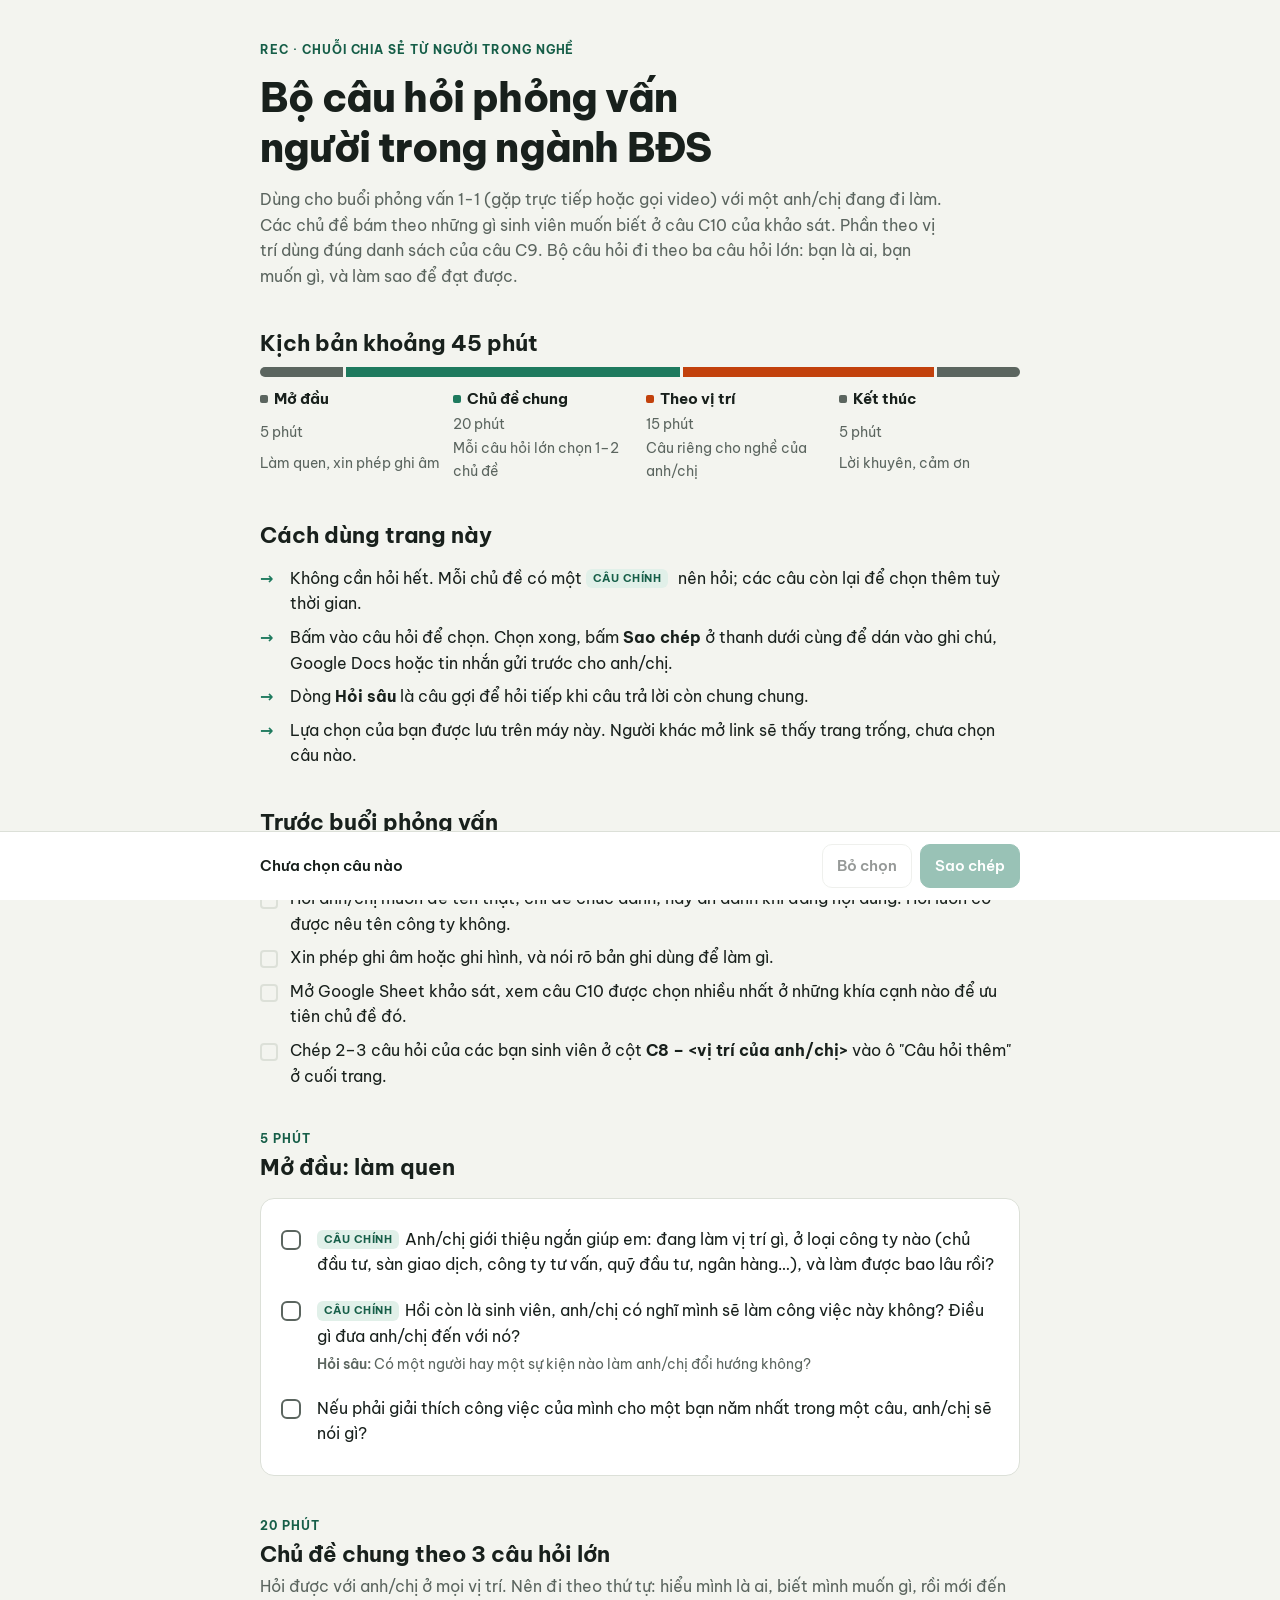
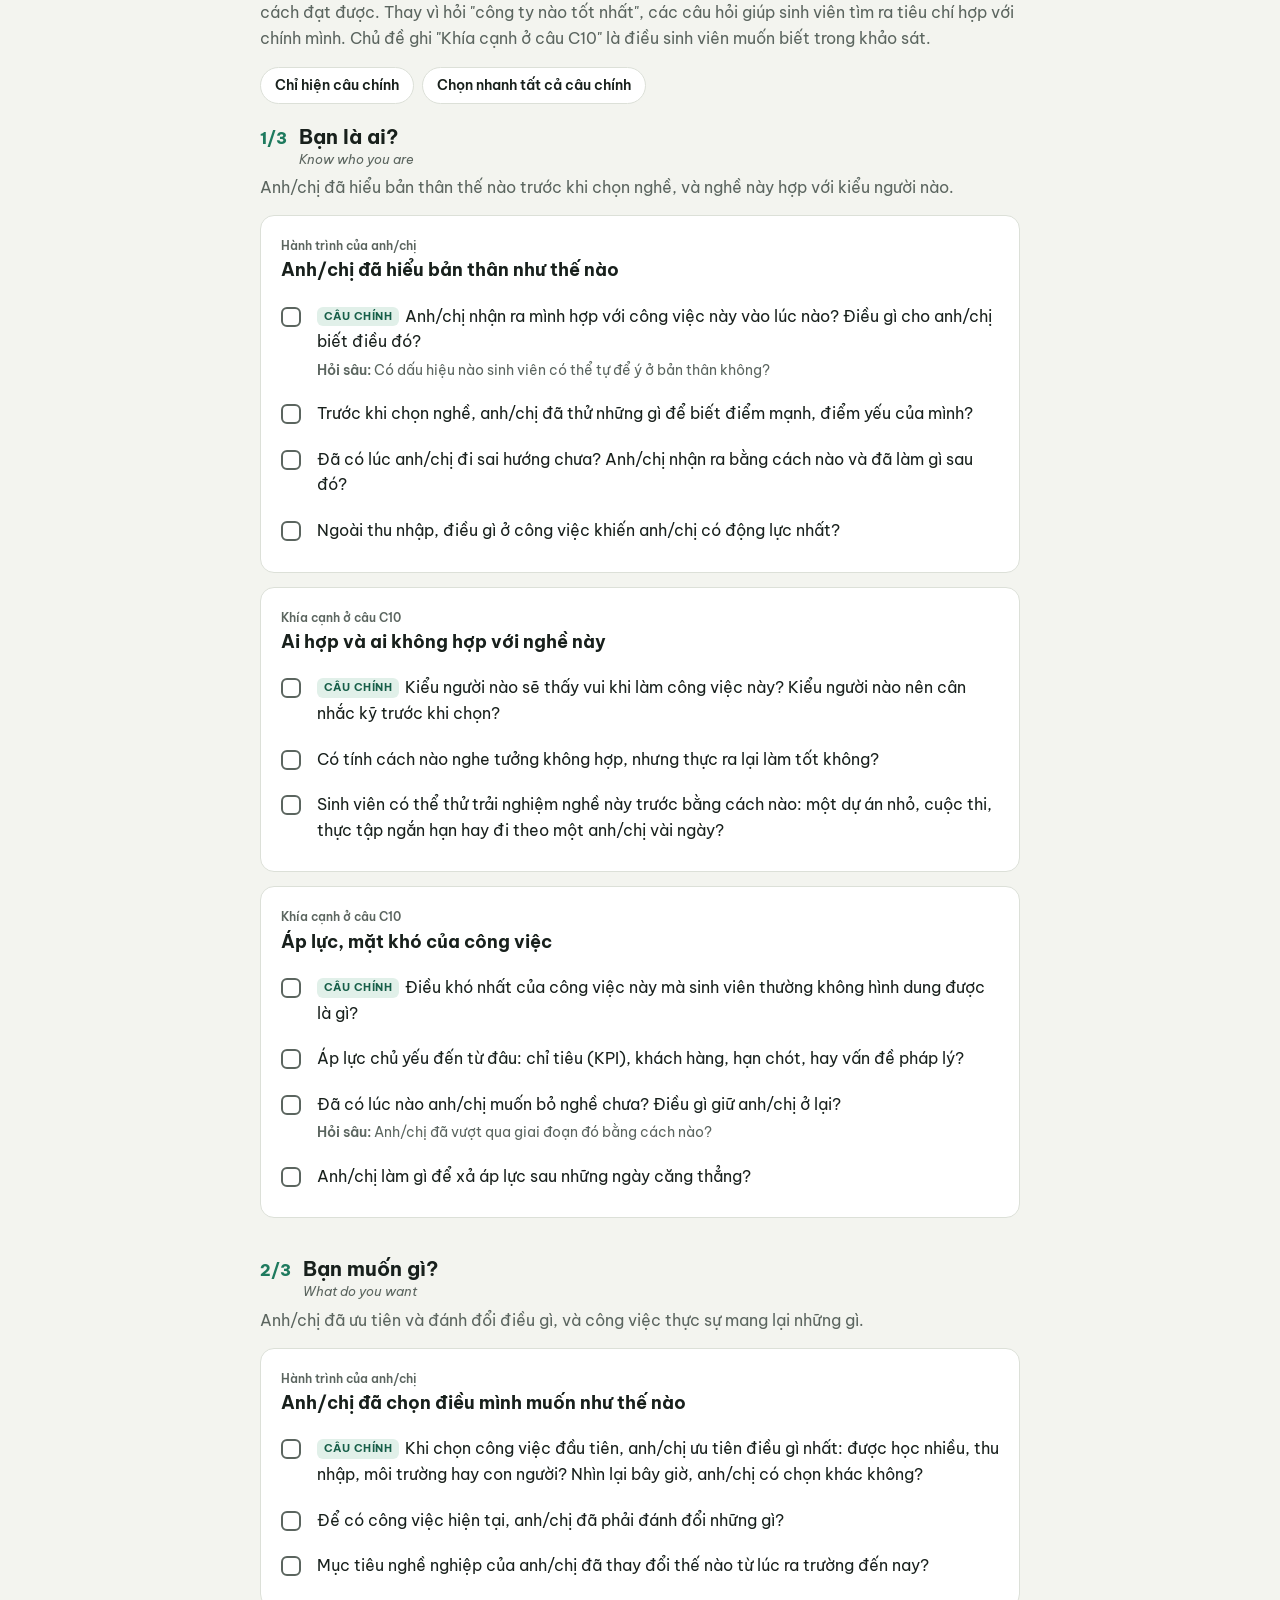
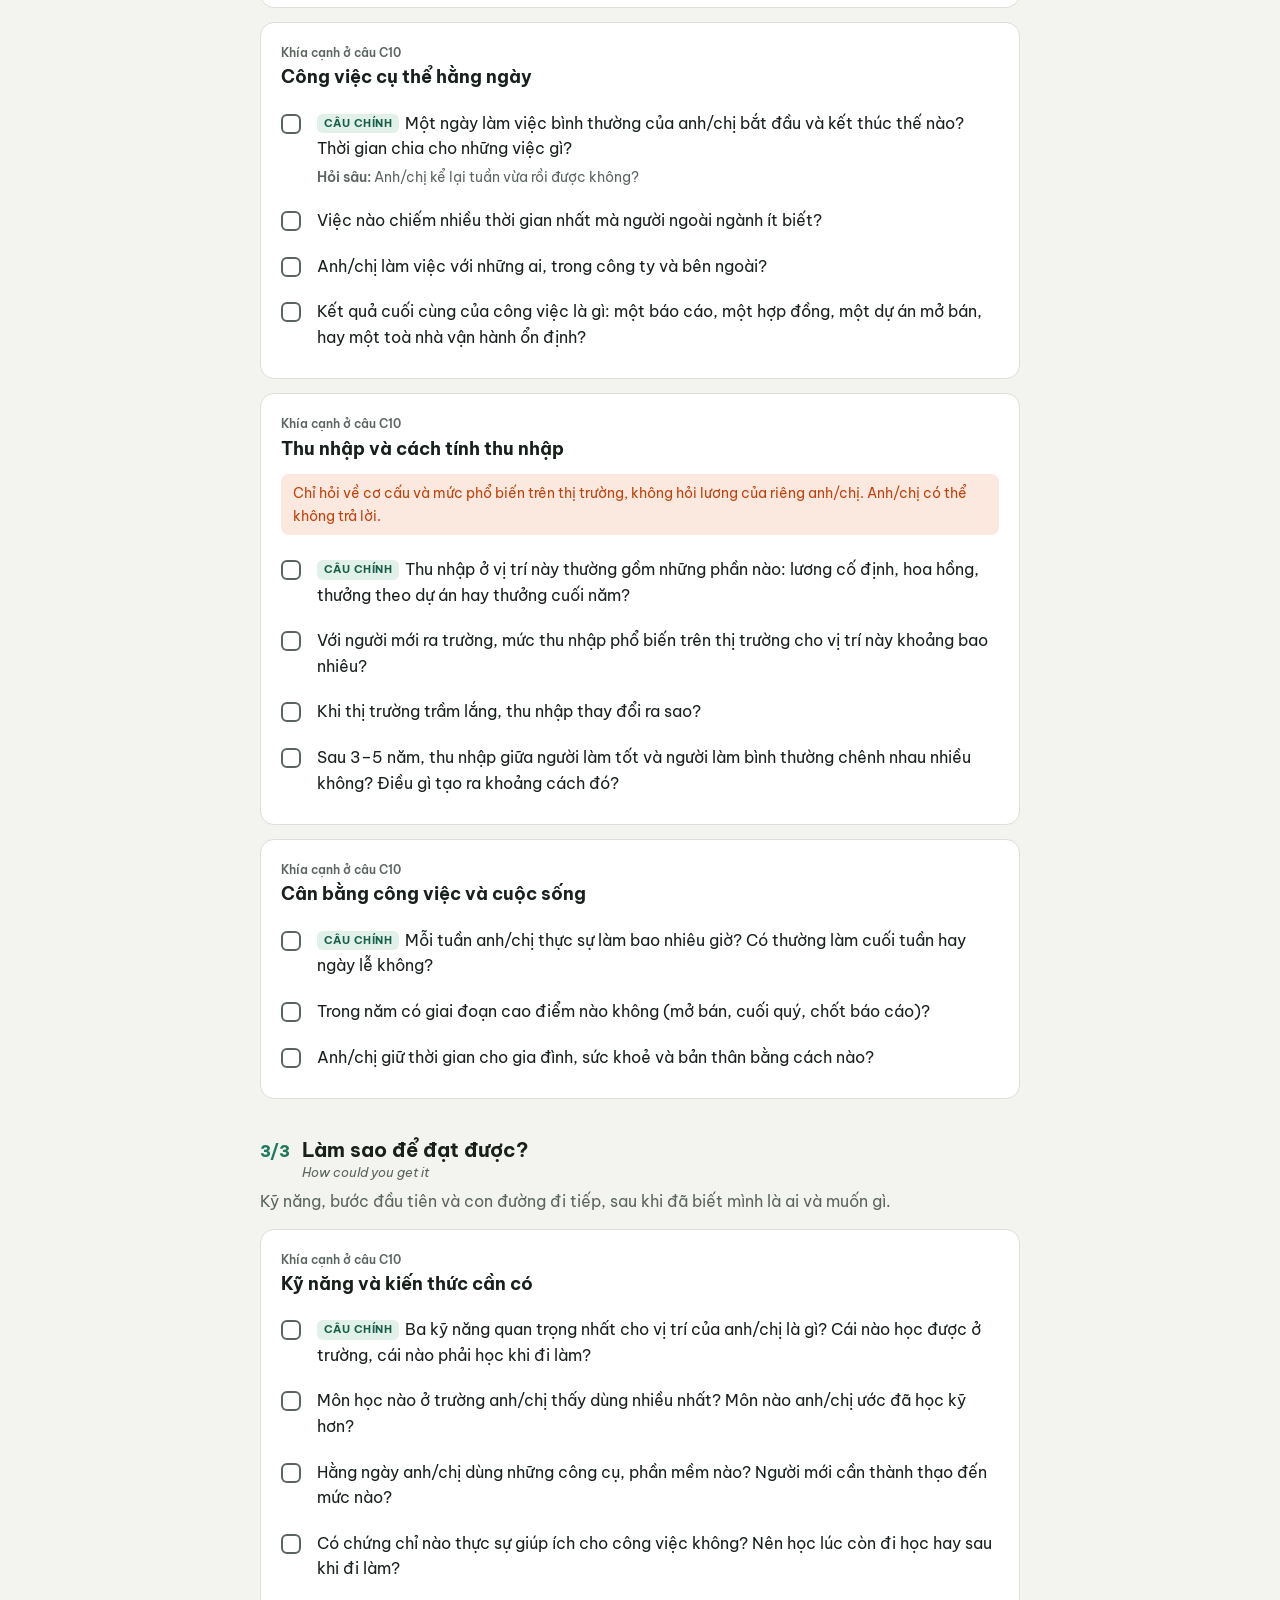
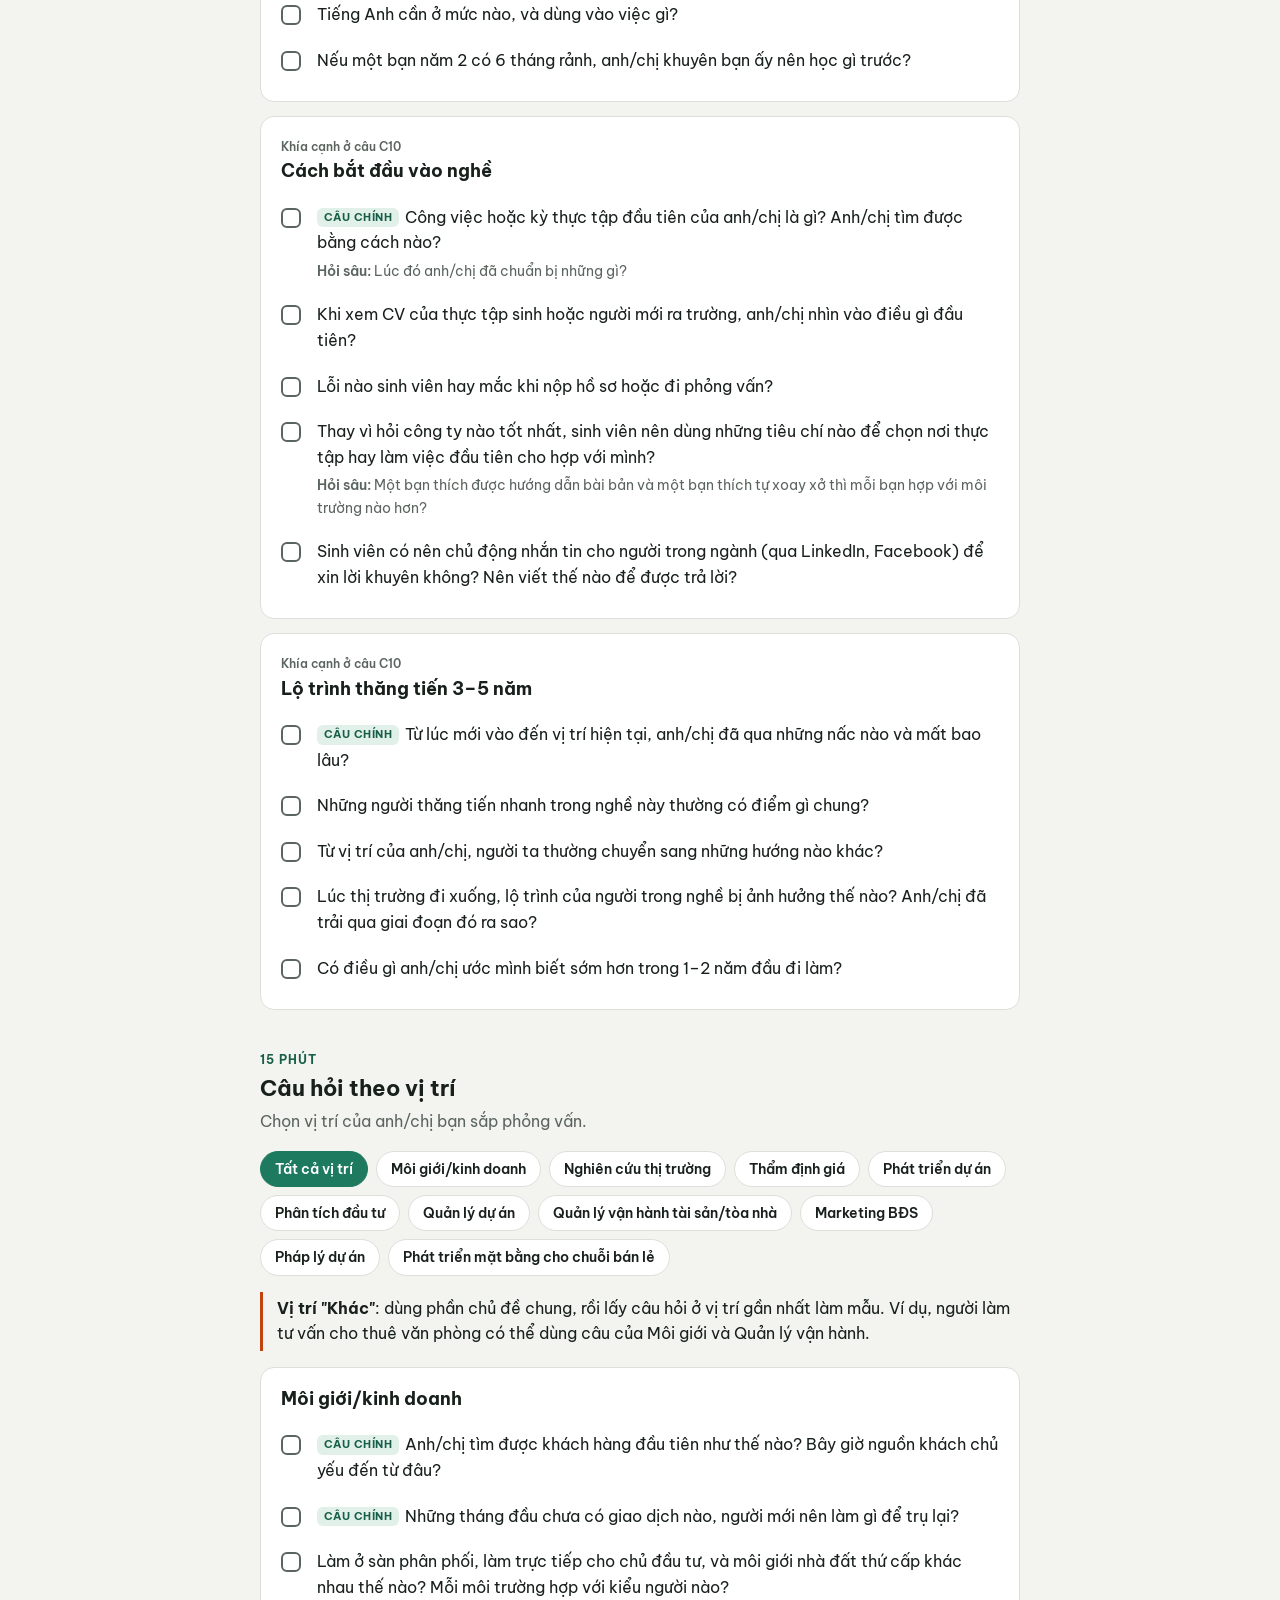
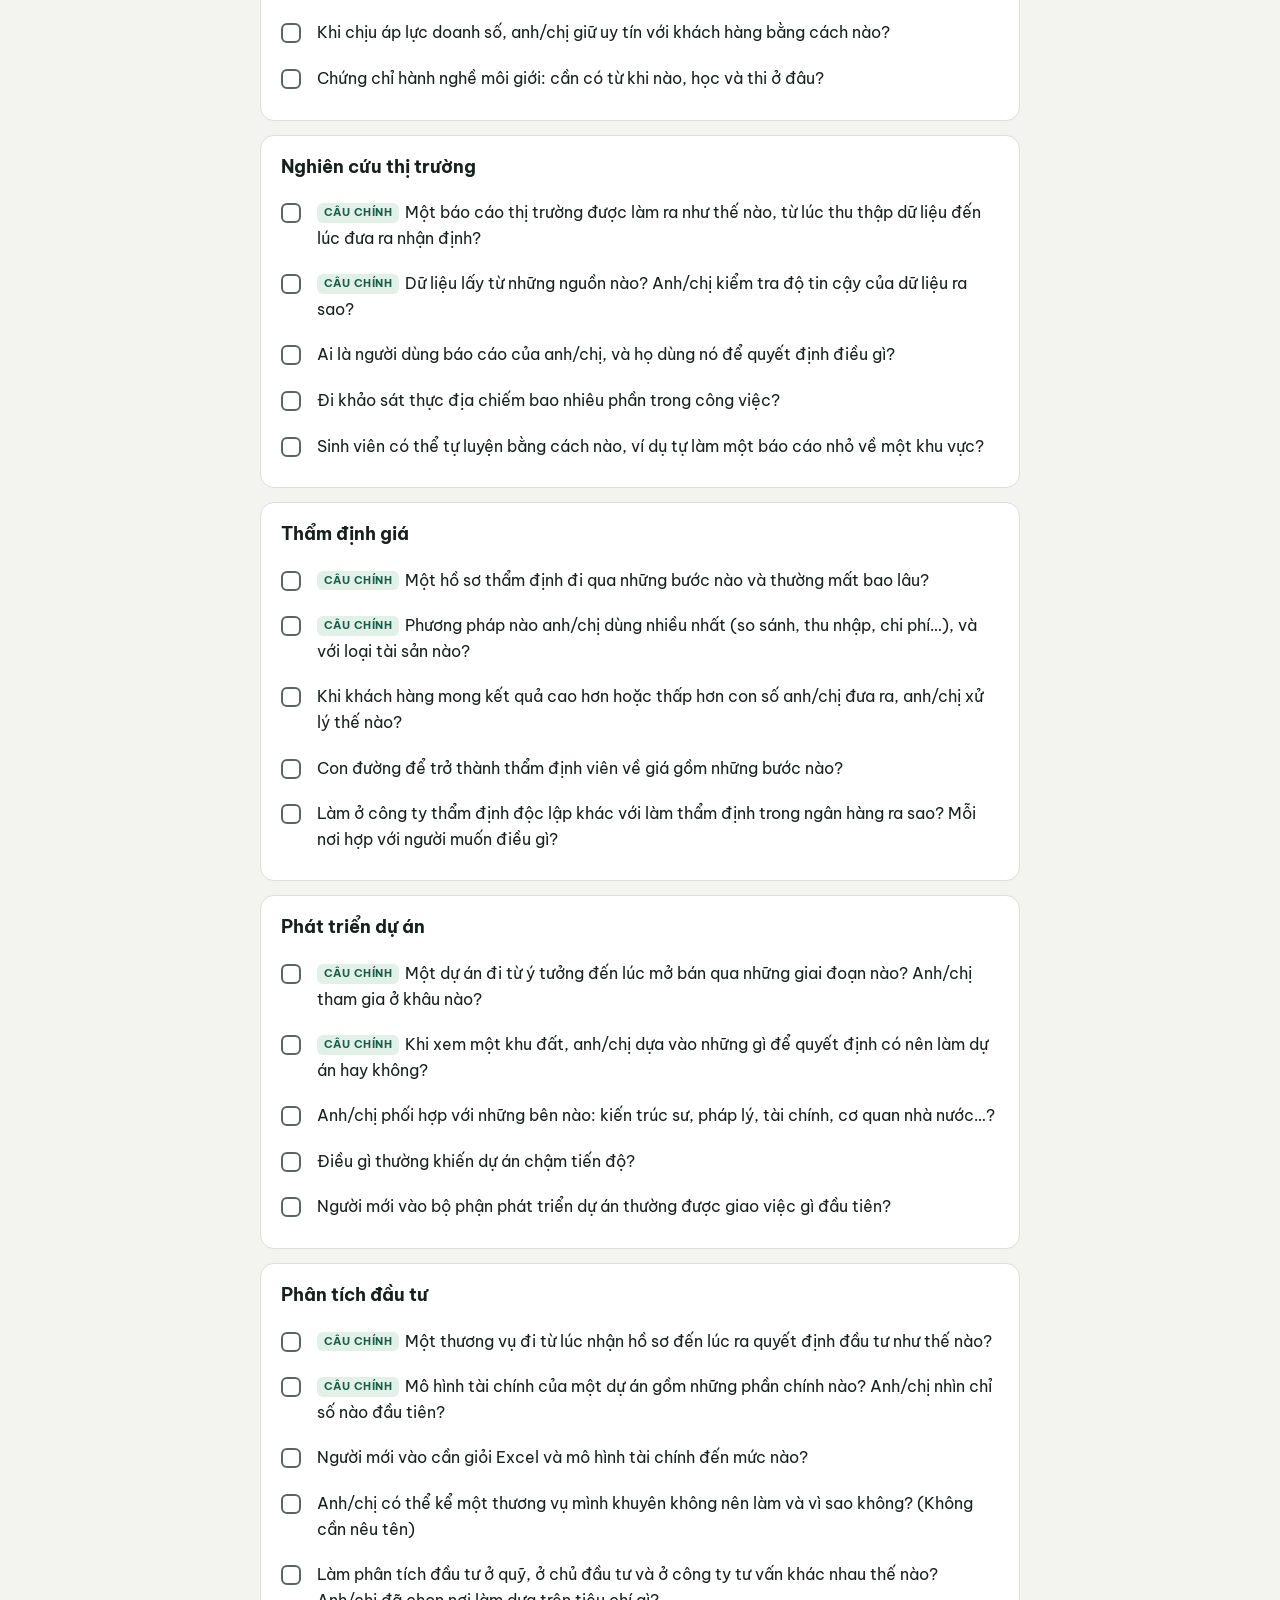
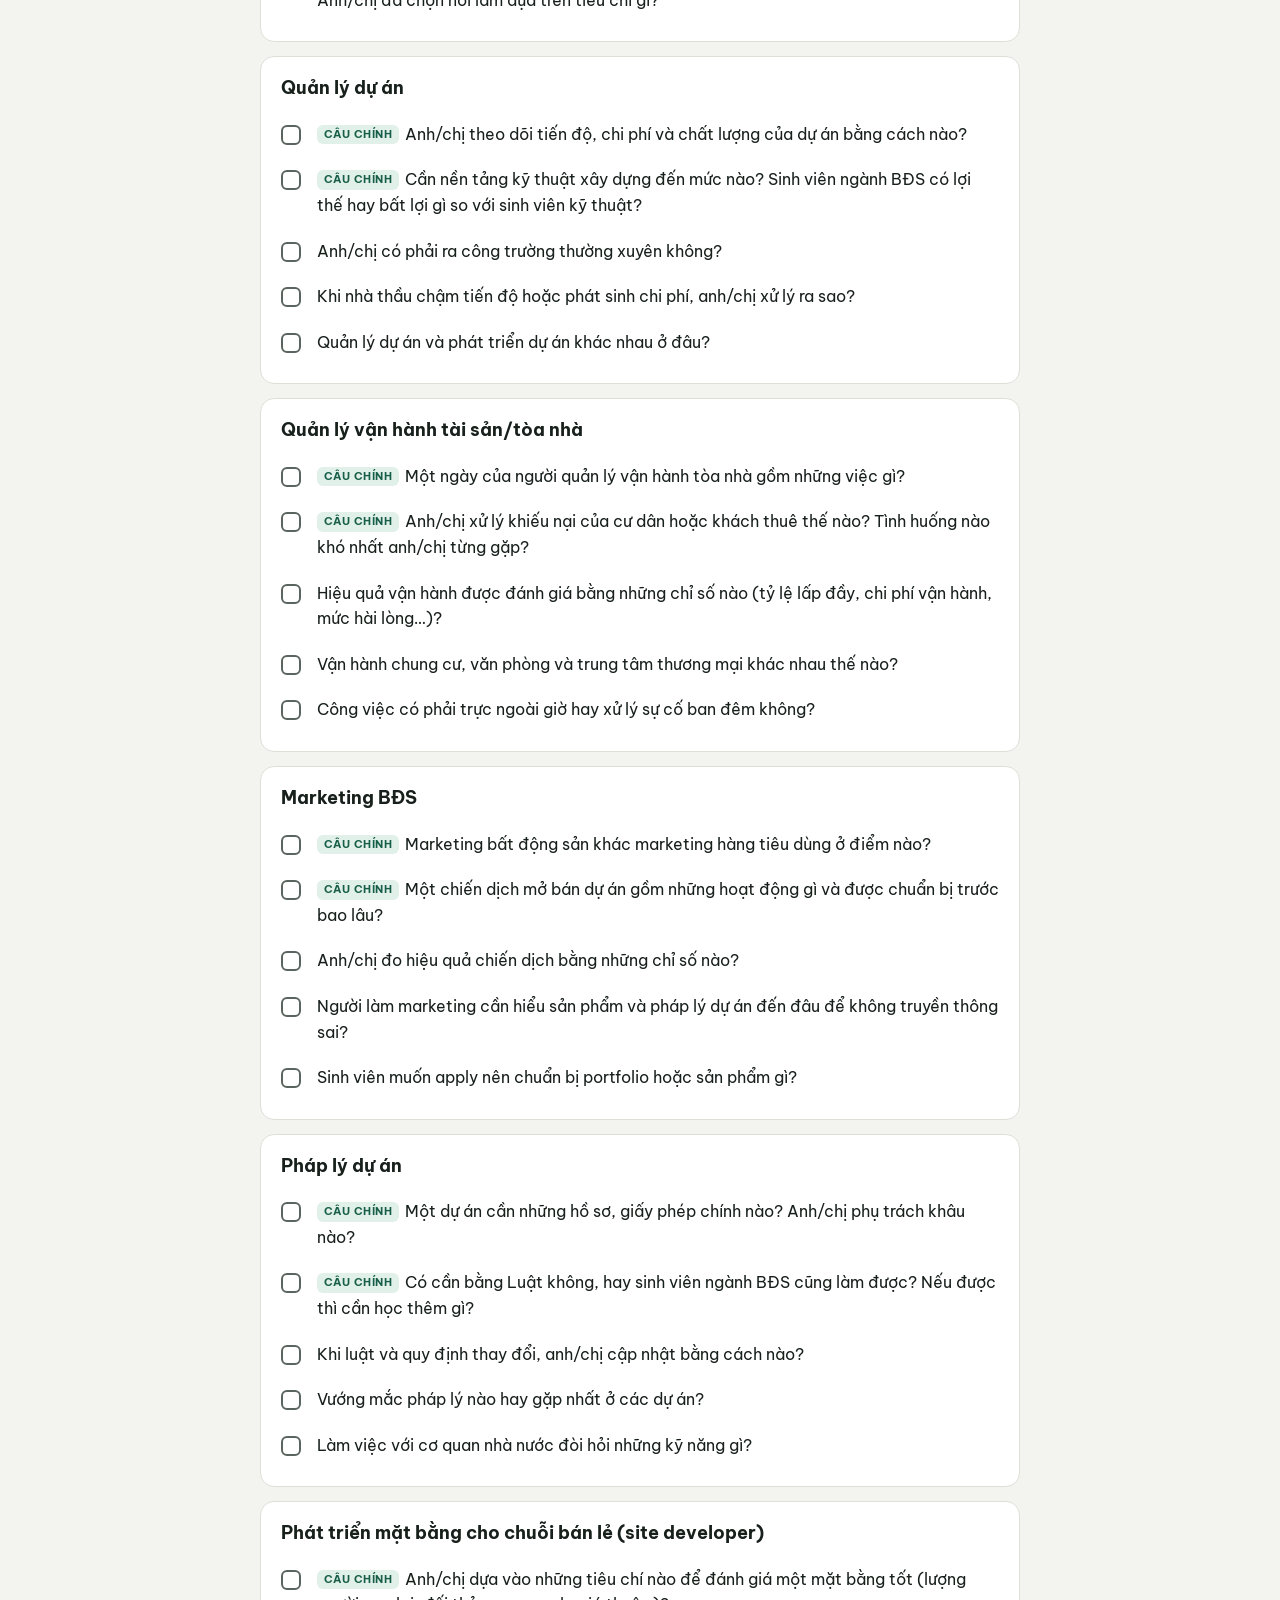
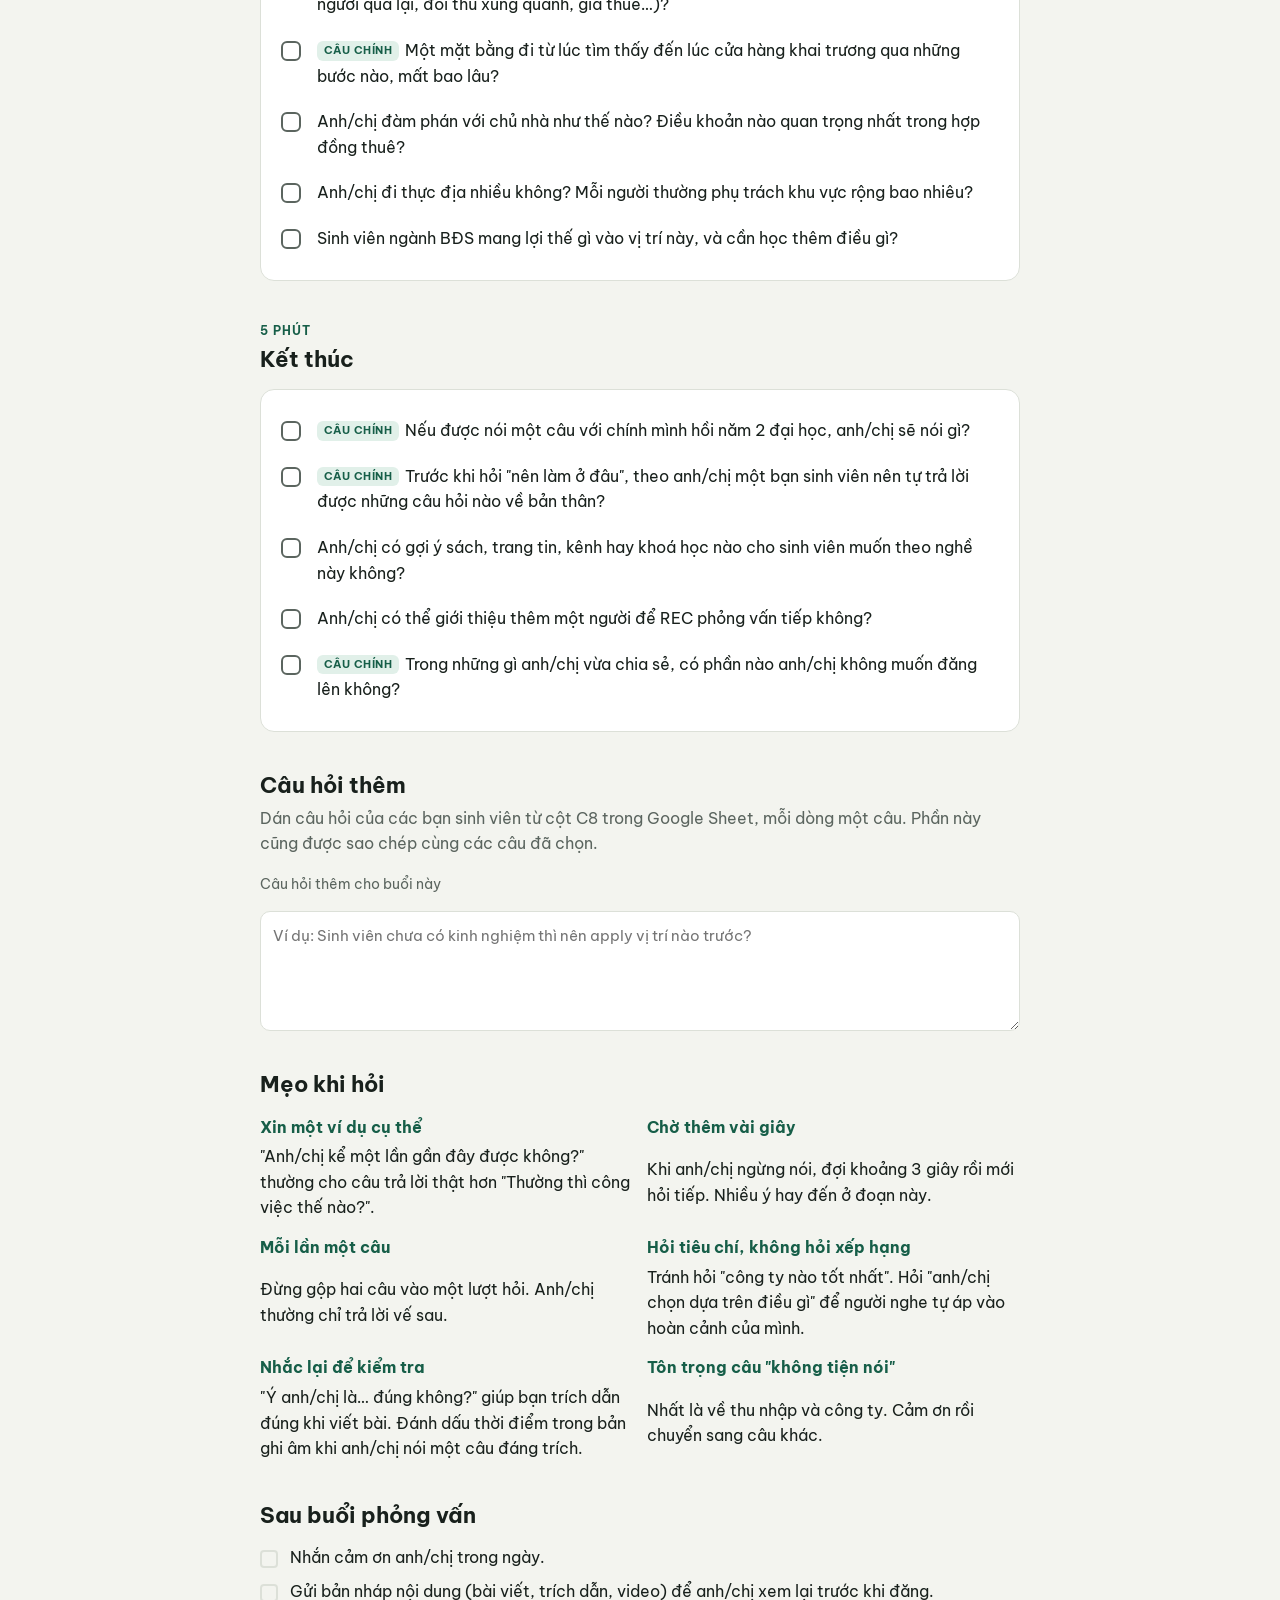
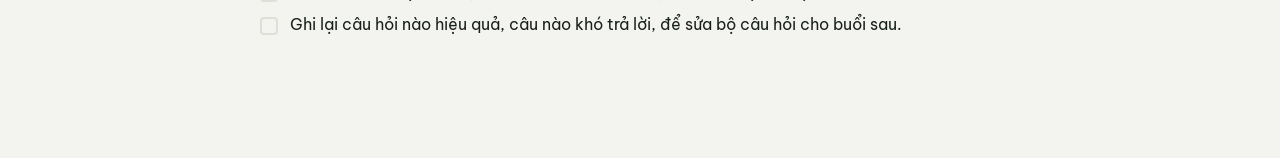
<file: phong-van.html>
<!doctype html>
<html lang="vi">
<head>
<meta charset="utf-8">
<meta name="viewport" content="width=device-width, initial-scale=1, viewport-fit=cover">
<meta name="description" content="Bộ câu hỏi phỏng vấn 1-1 với anh chị trong ngành Bất động sản: bạn là ai, bạn muốn gì, làm sao để đạt được.">
<title>Bộ câu hỏi phỏng vấn người trong nghề BĐS</title>
<link rel="preconnect" href="https://fonts.googleapis.com">
<link rel="preconnect" href="https://fonts.gstatic.com" crossorigin>
<link rel="stylesheet" href="https://fonts.googleapis.com/css2?family=Be+Vietnam+Pro:wght@400;500;600;700;800&display=swap">
<style>
/* Bố cục: một cột đọc như sổ tay phỏng vấn; thanh chọn câu cố định ở đáy. Màu lấy theo trang khảo sát (xanh GĐ1, cam GĐ2). */
:root {
  --bg: #F3F4EF;
  --surface: #FFFFFF;
  --ink: #18201C;
  --muted: #5B655F;
  --line: #DCE0D8;
  --accent: #1E7A5E;
  --accent-soft: #E1F0E9;
  --accent-ink: #165E48;
  --warm: #C2410C;
  --warm-soft: #FBE9DF;
  --on-accent: #FFFFFF;
  --font: "Be Vietnam Pro", system-ui, -apple-system, "Segoe UI", Roboto, sans-serif;
}
@media (prefers-color-scheme: dark) {
  :root:not([data-theme="light"]) {
    --bg: #111513; --surface: #1A201D; --ink: #E8ECE9; --muted: #9AA5A0; --line: #2C3531;
    --accent: #5CC9A3; --accent-soft: #1D3A30; --accent-ink: #8FE0C2; --warm: #FB923C; --warm-soft: #3A2416;
    --on-accent: #0E1512; color-scheme: dark;
  }
}
:root[data-theme="dark"] {
  --bg: #111513; --surface: #1A201D; --ink: #E8ECE9; --muted: #9AA5A0; --line: #2C3531;
  --accent: #5CC9A3; --accent-soft: #1D3A30; --accent-ink: #8FE0C2; --warm: #FB923C; --warm-soft: #3A2416;
  --on-accent: #0E1512; color-scheme: dark;
}

* { box-sizing: border-box; }
html { -webkit-text-size-adjust: 100%; }
[hidden] { display: none !important; }
body {
  margin: 0;
  background: var(--bg); color: var(--ink); font-family: var(--font); font-size: 16px; line-height: 1.6;
  padding-left: max(16px, env(safe-area-inset-left, 0px));
  padding-right: max(16px, env(safe-area-inset-right, 0px));
  padding-block: 0 calc(96px + env(safe-area-inset-bottom, 0px));
}
.wrap { max-width: 760px; margin: 0 auto; display: grid; gap: 40px; padding-block: 40px 24px; }
h1, h2, h3 { text-wrap: balance; line-height: 1.25; margin: 0; }
h1 { font-size: clamp(28px, 6vw, 40px); font-weight: 800; letter-spacing: -0.02em; }
h2 { font-size: 22px; font-weight: 700; }
h3 { font-size: 18px; font-weight: 700; }
p { margin: 0; }
.eyebrow { font-size: 12px; font-weight: 700; letter-spacing: 0.08em; text-transform: uppercase; color: var(--accent-ink); }
.lead { color: var(--muted); max-width: 62ch; }
.muted { color: var(--muted); }
section { display: grid; gap: 16px; }
.sec-head { display: grid; gap: 6px; }

/* Kịch bản: thanh chia theo đúng tỉ lệ thời gian */
.script { display: grid; gap: 10px; }
.bar { display: flex; height: 10px; border-radius: 99px; overflow: hidden; gap: 3px; }
.bar span { display: block; }
.steps { display: grid; grid-template-columns: repeat(4, minmax(0, 1fr)); gap: 12px; }
.step { display: grid; gap: 2px; font-size: 14px; }
.step b { font-size: 15px; }
.step .t { font-variant-numeric: tabular-nums; color: var(--muted); }
.sw { display: inline-block; width: 8px; height: 8px; border-radius: 2px; margin-right: 6px; vertical-align: 1px; }
@media (max-width: 560px) { .steps { grid-template-columns: repeat(2, minmax(0, 1fr)); } }

.howto { display: grid; gap: 8px; padding: 0; margin: 0; list-style: none; }
.howto li { display: grid; grid-template-columns: 22px 1fr; gap: 8px; }
.howto li::before { content: "→"; color: var(--accent); font-weight: 700; }

.checklist { display: grid; gap: 8px; margin: 0; padding: 0; list-style: none; }
.checklist li { display: grid; grid-template-columns: 22px 1fr; gap: 8px; }
.checklist li::before { content: ""; width: 14px; height: 14px; margin-top: 5px; border: 2px solid var(--line); border-radius: 4px; }

/* Bộ lọc */
.tools { display: flex; flex-wrap: wrap; gap: 8px; align-items: center; }
.chip {
  font: inherit; font-size: 14px; font-weight: 600; color: var(--ink); background: var(--surface);
  border: 1.5px solid var(--line); border-radius: 99px; padding: 6px 14px; cursor: pointer;
}
.chip:hover { border-color: var(--accent); }
.chip[aria-pressed="true"] { background: var(--accent); border-color: var(--accent); color: var(--on-accent); }
.chip:focus-visible, .btn:focus-visible, .q input:focus-visible + .box, textarea:focus-visible { outline: 3px solid var(--accent); outline-offset: 2px; }

/* Nhóm câu hỏi */
.topic { background: var(--surface); border: 1px solid var(--line); border-radius: 14px; padding: 20px; display: grid; gap: 14px; }
.topic-head { display: grid; gap: 4px; }
.topic-head .tag { font-size: 12px; font-weight: 600; color: var(--muted); }
.topic-note { font-size: 14px; color: var(--warm); background: var(--warm-soft); border-radius: 8px; padding: 8px 12px; }
.qs { display: grid; gap: 4px; margin: 0; padding: 0; list-style: none; }
.q label { display: grid; grid-template-columns: 24px minmax(0, 1fr); gap: 12px; padding: 8px; margin: 0 -8px; border-radius: 10px; cursor: pointer; }
.q label:hover { background: var(--accent-soft); }
.q input { position: absolute; opacity: 0; width: 1px; height: 1px; }
.box { width: 20px; height: 20px; margin-top: 3px; border: 2px solid var(--muted); border-radius: 6px; display: grid; place-items: center; }
.q input:checked + .box { background: var(--accent); border-color: var(--accent); }
.q input:checked + .box::after { content: ""; width: 9px; height: 5px; border: solid var(--on-accent); border-width: 0 0 2.5px 2.5px; transform: translateY(-1px) rotate(-45deg); }
.qt { display: grid; gap: 4px; min-width: 0; }
.core { display: inline-block; font-size: 11px; font-weight: 700; letter-spacing: 0.04em; text-transform: uppercase; color: var(--accent-ink); background: var(--accent-soft); border-radius: 6px; padding: 1px 7px; margin-right: 6px; vertical-align: 2px; }
.sub { font-size: 14px; color: var(--muted); }
.sub b { font-weight: 600; }
body.core-only .q:not(.is-core) { display: none; }

.grid-topics { display: grid; gap: 14px; }
.pillar { display: grid; gap: 6px; padding-top: 4px; }
.pillar:not(:first-child) { padding-top: 24px; }
.pillar-head { display: flex; gap: 12px; align-items: baseline; }
.pnum { font-weight: 800; color: var(--accent); font-variant-numeric: tabular-nums; }
.ptitle { font-size: 20px; }
.pen { font-size: 13px; font-style: italic; color: var(--muted); }
.callout { border-left: 3px solid var(--warm); padding: 4px 0 4px 14px; display: grid; gap: 6px; }

textarea {
  font: inherit; font-size: 15px; color: var(--ink); background: var(--surface); border: 1.5px solid var(--line);
  border-radius: 10px; padding: 12px; width: 100%; min-height: 120px; resize: vertical;
}

.tips { display: grid; grid-template-columns: repeat(2, minmax(0, 1fr)); gap: 14px; }
.tip { display: grid; gap: 4px; }
.tip b { color: var(--accent-ink); }
@media (max-width: 560px) { .tips { grid-template-columns: 1fr; } }

/* Thanh dưới */
.dock {
  position: fixed; left: 0; right: 0; bottom: 0; z-index: 5; background: var(--surface); border-top: 1px solid var(--line);
  padding-top: 12px; padding-bottom: calc(12px + env(safe-area-inset-bottom, 0px));
  padding-left: max(16px, env(safe-area-inset-left, 0px)); padding-right: max(16px, env(safe-area-inset-right, 0px));
}
.dock-in { max-width: 760px; margin: 0 auto; display: flex; gap: 8px; align-items: center; }
.count { font-weight: 600; margin-right: auto; min-width: 0; font-size: 15px; line-height: 1.3; font-variant-numeric: tabular-nums; }
.dock .btn { flex: none; padding: 9px 14px; }
.btn { font: inherit; font-size: 15px; font-weight: 600; border-radius: 10px; padding: 9px 16px; cursor: pointer; border: 1.5px solid var(--line); background: var(--surface); color: var(--ink); }
.btn:hover { border-color: var(--accent); }
.btn-primary { background: var(--accent); border-color: var(--accent); color: var(--on-accent); }
.btn:disabled { opacity: 0.45; cursor: not-allowed; }
.fallback { display: grid; gap: 8px; }
.fallback textarea { min-height: 200px; font-size: 13px; }
footer.wrap { padding-block: 0; }
@media (prefers-reduced-motion: no-preference) { .chip, .btn, .q label { transition: background-color .15s, border-color .15s; } }
</style>
</head>
<body>
<main class="wrap">
  <header class="sec-head" style="gap: 14px;">
    <p class="eyebrow">REC · Chuỗi chia sẻ từ người trong nghề</p>
    <h1>Bộ câu hỏi phỏng vấn người trong ngành BĐS</h1>
    <p class="lead">Dùng cho buổi phỏng vấn 1-1 (gặp trực tiếp hoặc gọi video) với một anh/chị đang đi làm. Các chủ đề bám theo những gì sinh viên muốn biết ở câu C10 của khảo sát. Phần theo vị trí dùng đúng danh sách của câu C9. Bộ câu hỏi đi theo ba câu hỏi lớn: bạn là ai, bạn muốn gì, và làm sao để đạt được.</p>
  </header>

  <section aria-labelledby="h-script" class="script">
    <div class="sec-head">
      <h2 id="h-script">Kịch bản khoảng 45 phút</h2>
    </div>
    <div class="bar" aria-hidden="true">
      <span style="flex:5; background: var(--muted);"></span>
      <span style="flex:20; background: var(--accent);"></span>
      <span style="flex:15; background: var(--warm);"></span>
      <span style="flex:5; background: var(--muted);"></span>
    </div>
    <div class="steps">
      <div class="step"><b><i class="sw" style="background: var(--muted);"></i>Mở đầu</b><span class="t">5 phút</span><span class="muted">Làm quen, xin phép ghi âm</span></div>
      <div class="step"><b><i class="sw" style="background: var(--accent);"></i>Chủ đề chung</b><span class="t">20 phút</span><span class="muted">Mỗi câu hỏi lớn chọn 1–2 chủ đề</span></div>
      <div class="step"><b><i class="sw" style="background: var(--warm);"></i>Theo vị trí</b><span class="t">15 phút</span><span class="muted">Câu riêng cho nghề của anh/chị</span></div>
      <div class="step"><b><i class="sw" style="background: var(--muted);"></i>Kết thúc</b><span class="t">5 phút</span><span class="muted">Lời khuyên, cảm ơn</span></div>
    </div>
  </section>

  <section aria-labelledby="h-how">
    <h2 id="h-how">Cách dùng trang này</h2>
    <ul class="howto">
      <li><span>Không cần hỏi hết. Mỗi chủ đề có một <span class="core">Câu chính</span> nên hỏi; các câu còn lại để chọn thêm tuỳ thời gian.</span></li>
      <li><span>Bấm vào câu hỏi để chọn. Chọn xong, bấm <b>Sao chép</b> ở thanh dưới cùng để dán vào ghi chú, Google Docs hoặc tin nhắn gửi trước cho anh/chị.</span></li>
      <li><span>Dòng <b>Hỏi sâu</b> là câu gợi để hỏi tiếp khi câu trả lời còn chung chung.</span></li>
      <li><span>Lựa chọn của bạn được lưu trên máy này. Người khác mở link sẽ thấy trang trống, chưa chọn câu nào.</span></li>
    </ul>
  </section>

  <section aria-labelledby="h-before">
    <h2 id="h-before">Trước buổi phỏng vấn</h2>
    <ul class="checklist">
      <li><span>Gửi trước cho anh/chị 3–4 chủ đề chính và thời lượng dự kiến, để anh/chị chuẩn bị ví dụ.</span></li>
      <li><span>Hỏi anh/chị muốn để tên thật, chỉ để chức danh, hay ẩn danh khi đăng nội dung. Hỏi luôn có được nêu tên công ty không.</span></li>
      <li><span>Xin phép ghi âm hoặc ghi hình, và nói rõ bản ghi dùng để làm gì.</span></li>
      <li><span>Mở Google Sheet khảo sát, xem câu C10 được chọn nhiều nhất ở những khía cạnh nào để ưu tiên chủ đề đó.</span></li>
      <li><span>Chép 2–3 câu hỏi của các bạn sinh viên ở cột <b>C8 – &lt;vị trí của anh/chị&gt;</b> vào ô "Câu hỏi thêm" ở cuối trang.</span></li>
    </ul>
  </section>

  <section aria-labelledby="h-open" id="sec-open"></section>

  <section aria-labelledby="h-general">
    <div class="sec-head">
      <p class="eyebrow">20 phút</p>
      <h2 id="h-general">Chủ đề chung theo 3 câu hỏi lớn</h2>
      <p class="muted">Hỏi được với anh/chị ở mọi vị trí. Nên đi theo thứ tự: hiểu mình là ai, biết mình muốn gì, rồi mới đến cách đạt được. Thay vì hỏi "công ty nào tốt nhất", các câu hỏi giúp sinh viên tìm ra tiêu chí hợp với chính mình. Chủ đề ghi "Khía cạnh ở câu C10" là điều sinh viên muốn biết trong khảo sát.</p>
    </div>
    <div class="tools">
      <button type="button" class="chip" id="coreOnly" aria-pressed="false">Chỉ hiện câu chính</button>
      <button type="button" class="chip" id="pickCore">Chọn nhanh tất cả câu chính</button>
    </div>
    <div class="grid-topics" id="general"></div>
  </section>

  <section aria-labelledby="h-roles">
    <div class="sec-head">
      <p class="eyebrow">15 phút</p>
      <h2 id="h-roles">Câu hỏi theo vị trí</h2>
      <p class="muted">Chọn vị trí của anh/chị bạn sắp phỏng vấn.</p>
    </div>
    <div class="tools" id="roleChips" role="group" aria-label="Lọc theo vị trí"></div>
    <div class="callout">
      <p><b>Vị trí "Khác"</b>: dùng phần chủ đề chung, rồi lấy câu hỏi ở vị trí gần nhất làm mẫu. Ví dụ, người làm tư vấn cho thuê văn phòng có thể dùng câu của Môi giới và Quản lý vận hành.</p>
    </div>
    <div class="grid-topics" id="roles"></div>
  </section>

  <section aria-labelledby="h-close" id="sec-close"></section>

  <section aria-labelledby="h-extra">
    <div class="sec-head">
      <h2 id="h-extra">Câu hỏi thêm</h2>
      <p class="muted">Dán câu hỏi của các bạn sinh viên từ cột C8 trong Google Sheet, mỗi dòng một câu. Phần này cũng được sao chép cùng các câu đã chọn.</p>
    </div>
    <label for="extra" class="muted" style="font-size:14px;">Câu hỏi thêm cho buổi này</label>
    <textarea id="extra" placeholder="Ví dụ: Sinh viên chưa có kinh nghiệm thì nên apply vị trí nào trước?"></textarea>
  </section>

  <section aria-labelledby="h-tips">
    <h2 id="h-tips">Mẹo khi hỏi</h2>
    <div class="tips">
      <div class="tip"><b>Xin một ví dụ cụ thể</b><p>"Anh/chị kể một lần gần đây được không?" thường cho câu trả lời thật hơn "Thường thì công việc thế nào?".</p></div>
      <div class="tip"><b>Chờ thêm vài giây</b><p>Khi anh/chị ngừng nói, đợi khoảng 3 giây rồi mới hỏi tiếp. Nhiều ý hay đến ở đoạn này.</p></div>
      <div class="tip"><b>Mỗi lần một câu</b><p>Đừng gộp hai câu vào một lượt hỏi. Anh/chị thường chỉ trả lời vế sau.</p></div>
      <div class="tip"><b>Hỏi tiêu chí, không hỏi xếp hạng</b><p>Tránh hỏi "công ty nào tốt nhất". Hỏi "anh/chị chọn dựa trên điều gì" để người nghe tự áp vào hoàn cảnh của mình.</p></div>
      <div class="tip"><b>Nhắc lại để kiểm tra</b><p>"Ý anh/chị là… đúng không?" giúp bạn trích dẫn đúng khi viết bài. Đánh dấu thời điểm trong bản ghi âm khi anh/chị nói một câu đáng trích.</p></div>
      <div class="tip"><b>Tôn trọng câu "không tiện nói"</b><p>Nhất là về thu nhập và công ty. Cảm ơn rồi chuyển sang câu khác.</p></div>
    </div>
  </section>

  <section aria-labelledby="h-after">
    <h2 id="h-after">Sau buổi phỏng vấn</h2>
    <ul class="checklist">
      <li><span>Nhắn cảm ơn anh/chị trong ngày.</span></li>
      <li><span>Gửi bản nháp nội dung (bài viết, trích dẫn, video) để anh/chị xem lại trước khi đăng.</span></li>
      <li><span>Ghi lại câu hỏi nào hiệu quả, câu nào khó trả lời, để sửa bộ câu hỏi cho buổi sau.</span></li>
    </ul>
  </section>
</main>

<div class="wrap" id="fallbackWrap" hidden>
  <div class="fallback">
    <p><b>Không sao chép tự động được.</b> Văn bản đã được bôi đen bên dưới, bạn nhấn giữ hoặc Ctrl/⌘ + C để sao chép.</p>
    <textarea id="fallbackText" readonly></textarea>
  </div>
</div>

<div class="dock">
  <div class="dock-in">
    <span class="count" id="count" aria-live="polite">Chưa chọn câu nào</span>
    <button type="button" class="btn" id="clear" disabled>Bỏ chọn</button>
    <button type="button" class="btn btn-primary" id="copy" disabled>Sao chép</button>
  </div>
</div>

<script>
(function () {
  "use strict";

  /* Mỗi câu: t = câu hỏi, core = câu chính, sub = gợi hỏi sâu */
  const OPEN = {
    id: "mo-dau", title: "Mở đầu: làm quen", eyebrow: "5 phút",
    qs: [
      { t: "Anh/chị giới thiệu ngắn giúp em: đang làm vị trí gì, ở loại công ty nào (chủ đầu tư, sàn giao dịch, công ty tư vấn, quỹ đầu tư, ngân hàng…), và làm được bao lâu rồi?", core: true },
      { t: "Hồi còn là sinh viên, anh/chị có nghĩ mình sẽ làm công việc này không? Điều gì đưa anh/chị đến với nó?", core: true,
        sub: "Có một người hay một sự kiện nào làm anh/chị đổi hướng không?" },
      { t: "Nếu phải giải thích công việc của mình cho một bạn năm nhất trong một câu, anh/chị sẽ nói gì?" },
    ],
  };

  /* Ba câu hỏi lớn: know who you are, what you want, how you could get it.
     topics là id của các chủ đề trong GENERAL, theo đúng thứ tự hiển thị. */
  const PILLARS = [
    { title: "Bạn là ai?", en: "Know who you are", topics: ["hanh-trinh", "ai-hop", "ap-luc"],
      intro: "Anh/chị đã hiểu bản thân thế nào trước khi chọn nghề, và nghề này hợp với kiểu người nào." },
    { title: "Bạn muốn gì?", en: "What do you want", topics: ["lua-chon", "hang-ngay", "thu-nhap", "can-bang"],
      intro: "Anh/chị đã ưu tiên và đánh đổi điều gì, và công việc thực sự mang lại những gì." },
    { title: "Làm sao để đạt được?", en: "How could you get it", topics: ["ky-nang", "bat-dau", "lo-trinh"],
      intro: "Kỹ năng, bước đầu tiên và con đường đi tiếp, sau khi đã biết mình là ai và muốn gì." },
  ];

  /* own: chủ đề về hành trình riêng của anh/chị (không thuộc câu C10) */
  const GENERAL = [
    { id: "hanh-trinh", own: true, title: "Anh/chị đã hiểu bản thân như thế nào", qs: [
      { t: "Anh/chị nhận ra mình hợp với công việc này vào lúc nào? Điều gì cho anh/chị biết điều đó?", core: true,
        sub: "Có dấu hiệu nào sinh viên có thể tự để ý ở bản thân không?" },
      { t: "Trước khi chọn nghề, anh/chị đã thử những gì để biết điểm mạnh, điểm yếu của mình?" },
      { t: "Đã có lúc anh/chị đi sai hướng chưa? Anh/chị nhận ra bằng cách nào và đã làm gì sau đó?" },
      { t: "Ngoài thu nhập, điều gì ở công việc khiến anh/chị có động lực nhất?" },
    ]},
    { id: "lua-chon", own: true, title: "Anh/chị đã chọn điều mình muốn như thế nào", qs: [
      { t: "Khi chọn công việc đầu tiên, anh/chị ưu tiên điều gì nhất: được học nhiều, thu nhập, môi trường hay con người? Nhìn lại bây giờ, anh/chị có chọn khác không?", core: true },
      { t: "Để có công việc hiện tại, anh/chị đã phải đánh đổi những gì?" },
      { t: "Mục tiêu nghề nghiệp của anh/chị đã thay đổi thế nào từ lúc ra trường đến nay?" },
    ]},
    { id: "hang-ngay", title: "Công việc cụ thể hằng ngày", qs: [
      { t: "Một ngày làm việc bình thường của anh/chị bắt đầu và kết thúc thế nào? Thời gian chia cho những việc gì?", core: true,
        sub: "Anh/chị kể lại tuần vừa rồi được không?" },
      { t: "Việc nào chiếm nhiều thời gian nhất mà người ngoài ngành ít biết?" },
      { t: "Anh/chị làm việc với những ai, trong công ty và bên ngoài?" },
      { t: "Kết quả cuối cùng của công việc là gì: một báo cáo, một hợp đồng, một dự án mở bán, hay một toà nhà vận hành ổn định?" },
    ]},
    { id: "ky-nang", title: "Kỹ năng và kiến thức cần có", qs: [
      { t: "Ba kỹ năng quan trọng nhất cho vị trí của anh/chị là gì? Cái nào học được ở trường, cái nào phải học khi đi làm?", core: true },
      { t: "Môn học nào ở trường anh/chị thấy dùng nhiều nhất? Môn nào anh/chị ước đã học kỹ hơn?" },
      { t: "Hằng ngày anh/chị dùng những công cụ, phần mềm nào? Người mới cần thành thạo đến mức nào?" },
      { t: "Có chứng chỉ nào thực sự giúp ích cho công việc không? Nên học lúc còn đi học hay sau khi đi làm?" },
      { t: "Tiếng Anh cần ở mức nào, và dùng vào việc gì?" },
      { t: "Nếu một bạn năm 2 có 6 tháng rảnh, anh/chị khuyên bạn ấy nên học gì trước?" },
    ]},
    { id: "bat-dau", title: "Cách bắt đầu vào nghề", qs: [
      { t: "Công việc hoặc kỳ thực tập đầu tiên của anh/chị là gì? Anh/chị tìm được bằng cách nào?", core: true,
        sub: "Lúc đó anh/chị đã chuẩn bị những gì?" },
      { t: "Khi xem CV của thực tập sinh hoặc người mới ra trường, anh/chị nhìn vào điều gì đầu tiên?" },
      { t: "Lỗi nào sinh viên hay mắc khi nộp hồ sơ hoặc đi phỏng vấn?" },
      { t: "Thay vì hỏi công ty nào tốt nhất, sinh viên nên dùng những tiêu chí nào để chọn nơi thực tập hay làm việc đầu tiên cho hợp với mình?",
        sub: "Một bạn thích được hướng dẫn bài bản và một bạn thích tự xoay xở thì mỗi bạn hợp với môi trường nào hơn?" },
      { t: "Sinh viên có nên chủ động nhắn tin cho người trong ngành (qua LinkedIn, Facebook) để xin lời khuyên không? Nên viết thế nào để được trả lời?" },
    ]},
    { id: "lo-trinh", title: "Lộ trình thăng tiến 3–5 năm", qs: [
      { t: "Từ lúc mới vào đến vị trí hiện tại, anh/chị đã qua những nấc nào và mất bao lâu?", core: true },
      { t: "Những người thăng tiến nhanh trong nghề này thường có điểm gì chung?" },
      { t: "Từ vị trí của anh/chị, người ta thường chuyển sang những hướng nào khác?" },
      { t: "Lúc thị trường đi xuống, lộ trình của người trong nghề bị ảnh hưởng thế nào? Anh/chị đã trải qua giai đoạn đó ra sao?" },
      { t: "Có điều gì anh/chị ước mình biết sớm hơn trong 1–2 năm đầu đi làm?" },
    ]},
    { id: "thu-nhap", title: "Thu nhập và cách tính thu nhập",
      note: "Chỉ hỏi về cơ cấu và mức phổ biến trên thị trường, không hỏi lương của riêng anh/chị. Anh/chị có thể không trả lời.",
      qs: [
      { t: "Thu nhập ở vị trí này thường gồm những phần nào: lương cố định, hoa hồng, thưởng theo dự án hay thưởng cuối năm?", core: true },
      { t: "Với người mới ra trường, mức thu nhập phổ biến trên thị trường cho vị trí này khoảng bao nhiêu?" },
      { t: "Khi thị trường trầm lắng, thu nhập thay đổi ra sao?" },
      { t: "Sau 3–5 năm, thu nhập giữa người làm tốt và người làm bình thường chênh nhau nhiều không? Điều gì tạo ra khoảng cách đó?" },
    ]},
    { id: "ap-luc", title: "Áp lực, mặt khó của công việc", qs: [
      { t: "Điều khó nhất của công việc này mà sinh viên thường không hình dung được là gì?", core: true },
      { t: "Áp lực chủ yếu đến từ đâu: chỉ tiêu (KPI), khách hàng, hạn chót, hay vấn đề pháp lý?" },
      { t: "Đã có lúc nào anh/chị muốn bỏ nghề chưa? Điều gì giữ anh/chị ở lại?",
        sub: "Anh/chị đã vượt qua giai đoạn đó bằng cách nào?" },
      { t: "Anh/chị làm gì để xả áp lực sau những ngày căng thẳng?" },
    ]},
    { id: "can-bang", title: "Cân bằng công việc và cuộc sống", qs: [
      { t: "Mỗi tuần anh/chị thực sự làm bao nhiêu giờ? Có thường làm cuối tuần hay ngày lễ không?", core: true },
      { t: "Trong năm có giai đoạn cao điểm nào không (mở bán, cuối quý, chốt báo cáo)?" },
      { t: "Anh/chị giữ thời gian cho gia đình, sức khoẻ và bản thân bằng cách nào?" },
    ]},
    { id: "ai-hop", title: "Ai hợp và ai không hợp với nghề này", qs: [
      { t: "Kiểu người nào sẽ thấy vui khi làm công việc này? Kiểu người nào nên cân nhắc kỹ trước khi chọn?", core: true },
      { t: "Có tính cách nào nghe tưởng không hợp, nhưng thực ra lại làm tốt không?" },
      { t: "Sinh viên có thể thử trải nghiệm nghề này trước bằng cách nào: một dự án nhỏ, cuộc thi, thực tập ngắn hạn hay đi theo một anh/chị vài ngày?" },
    ]},
  ];

  const ROLES = [
    { id: "moi-gioi", title: "Môi giới/kinh doanh", qs: [
      { t: "Anh/chị tìm được khách hàng đầu tiên như thế nào? Bây giờ nguồn khách chủ yếu đến từ đâu?", core: true },
      { t: "Những tháng đầu chưa có giao dịch nào, người mới nên làm gì để trụ lại?", core: true },
      { t: "Làm ở sàn phân phối, làm trực tiếp cho chủ đầu tư, và môi giới nhà đất thứ cấp khác nhau thế nào? Mỗi môi trường hợp với kiểu người nào?" },
      { t: "Khi chịu áp lực doanh số, anh/chị giữ uy tín với khách hàng bằng cách nào?" },
      { t: "Chứng chỉ hành nghề môi giới: cần có từ khi nào, học và thi ở đâu?" },
    ]},
    { id: "nghien-cuu", title: "Nghiên cứu thị trường", qs: [
      { t: "Một báo cáo thị trường được làm ra như thế nào, từ lúc thu thập dữ liệu đến lúc đưa ra nhận định?", core: true },
      { t: "Dữ liệu lấy từ những nguồn nào? Anh/chị kiểm tra độ tin cậy của dữ liệu ra sao?", core: true },
      { t: "Ai là người dùng báo cáo của anh/chị, và họ dùng nó để quyết định điều gì?" },
      { t: "Đi khảo sát thực địa chiếm bao nhiêu phần trong công việc?" },
      { t: "Sinh viên có thể tự luyện bằng cách nào, ví dụ tự làm một báo cáo nhỏ về một khu vực?" },
    ]},
    { id: "tham-dinh", title: "Thẩm định giá", qs: [
      { t: "Một hồ sơ thẩm định đi qua những bước nào và thường mất bao lâu?", core: true },
      { t: "Phương pháp nào anh/chị dùng nhiều nhất (so sánh, thu nhập, chi phí…), và với loại tài sản nào?", core: true },
      { t: "Khi khách hàng mong kết quả cao hơn hoặc thấp hơn con số anh/chị đưa ra, anh/chị xử lý thế nào?" },
      { t: "Con đường để trở thành thẩm định viên về giá gồm những bước nào?" },
      { t: "Làm ở công ty thẩm định độc lập khác với làm thẩm định trong ngân hàng ra sao? Mỗi nơi hợp với người muốn điều gì?" },
    ]},
    { id: "phat-trien", title: "Phát triển dự án", qs: [
      { t: "Một dự án đi từ ý tưởng đến lúc mở bán qua những giai đoạn nào? Anh/chị tham gia ở khâu nào?", core: true },
      { t: "Khi xem một khu đất, anh/chị dựa vào những gì để quyết định có nên làm dự án hay không?", core: true },
      { t: "Anh/chị phối hợp với những bên nào: kiến trúc sư, pháp lý, tài chính, cơ quan nhà nước…?" },
      { t: "Điều gì thường khiến dự án chậm tiến độ?" },
      { t: "Người mới vào bộ phận phát triển dự án thường được giao việc gì đầu tiên?" },
    ]},
    { id: "dau-tu", title: "Phân tích đầu tư", qs: [
      { t: "Một thương vụ đi từ lúc nhận hồ sơ đến lúc ra quyết định đầu tư như thế nào?", core: true },
      { t: "Mô hình tài chính của một dự án gồm những phần chính nào? Anh/chị nhìn chỉ số nào đầu tiên?", core: true },
      { t: "Người mới vào cần giỏi Excel và mô hình tài chính đến mức nào?" },
      { t: "Anh/chị có thể kể một thương vụ mình khuyên không nên làm và vì sao không? (Không cần nêu tên)" },
      { t: "Làm phân tích đầu tư ở quỹ, ở chủ đầu tư và ở công ty tư vấn khác nhau thế nào? Anh/chị đã chọn nơi làm dựa trên tiêu chí gì?" },
    ]},
    { id: "quan-ly-da", title: "Quản lý dự án", qs: [
      { t: "Anh/chị theo dõi tiến độ, chi phí và chất lượng của dự án bằng cách nào?", core: true },
      { t: "Cần nền tảng kỹ thuật xây dựng đến mức nào? Sinh viên ngành BĐS có lợi thế hay bất lợi gì so với sinh viên kỹ thuật?", core: true },
      { t: "Anh/chị có phải ra công trường thường xuyên không?" },
      { t: "Khi nhà thầu chậm tiến độ hoặc phát sinh chi phí, anh/chị xử lý ra sao?" },
      { t: "Quản lý dự án và phát triển dự án khác nhau ở đâu?" },
    ]},
    { id: "van-hanh", title: "Quản lý vận hành tài sản/tòa nhà", qs: [
      { t: "Một ngày của người quản lý vận hành tòa nhà gồm những việc gì?", core: true },
      { t: "Anh/chị xử lý khiếu nại của cư dân hoặc khách thuê thế nào? Tình huống nào khó nhất anh/chị từng gặp?", core: true },
      { t: "Hiệu quả vận hành được đánh giá bằng những chỉ số nào (tỷ lệ lấp đầy, chi phí vận hành, mức hài lòng…)?" },
      { t: "Vận hành chung cư, văn phòng và trung tâm thương mại khác nhau thế nào?" },
      { t: "Công việc có phải trực ngoài giờ hay xử lý sự cố ban đêm không?" },
    ]},
    { id: "marketing", title: "Marketing BĐS", qs: [
      { t: "Marketing bất động sản khác marketing hàng tiêu dùng ở điểm nào?", core: true },
      { t: "Một chiến dịch mở bán dự án gồm những hoạt động gì và được chuẩn bị trước bao lâu?", core: true },
      { t: "Anh/chị đo hiệu quả chiến dịch bằng những chỉ số nào?" },
      { t: "Người làm marketing cần hiểu sản phẩm và pháp lý dự án đến đâu để không truyền thông sai?" },
      { t: "Sinh viên muốn apply nên chuẩn bị portfolio hoặc sản phẩm gì?" },
    ]},
    { id: "phap-ly", title: "Pháp lý dự án", qs: [
      { t: "Một dự án cần những hồ sơ, giấy phép chính nào? Anh/chị phụ trách khâu nào?", core: true },
      { t: "Có cần bằng Luật không, hay sinh viên ngành BĐS cũng làm được? Nếu được thì cần học thêm gì?", core: true },
      { t: "Khi luật và quy định thay đổi, anh/chị cập nhật bằng cách nào?" },
      { t: "Vướng mắc pháp lý nào hay gặp nhất ở các dự án?" },
      { t: "Làm việc với cơ quan nhà nước đòi hỏi những kỹ năng gì?" },
    ]},
    { id: "mat-bang", title: "Phát triển mặt bằng cho chuỗi bán lẻ (site developer)", qs: [
      { t: "Anh/chị dựa vào những tiêu chí nào để đánh giá một mặt bằng tốt (lượng người qua lại, đối thủ xung quanh, giá thuê…)?", core: true },
      { t: "Một mặt bằng đi từ lúc tìm thấy đến lúc cửa hàng khai trương qua những bước nào, mất bao lâu?", core: true },
      { t: "Anh/chị đàm phán với chủ nhà như thế nào? Điều khoản nào quan trọng nhất trong hợp đồng thuê?" },
      { t: "Anh/chị đi thực địa nhiều không? Mỗi người thường phụ trách khu vực rộng bao nhiêu?" },
      { t: "Sinh viên ngành BĐS mang lợi thế gì vào vị trí này, và cần học thêm điều gì?" },
    ]},
  ];

  const CLOSE = {
    id: "ket-thuc", title: "Kết thúc", eyebrow: "5 phút",
    qs: [
      { t: "Nếu được nói một câu với chính mình hồi năm 2 đại học, anh/chị sẽ nói gì?", core: true },
      { t: "Trước khi hỏi \"nên làm ở đâu\", theo anh/chị một bạn sinh viên nên tự trả lời được những câu hỏi nào về bản thân?", core: true },
      { t: "Anh/chị có gợi ý sách, trang tin, kênh hay khoá học nào cho sinh viên muốn theo nghề này không?" },
      { t: "Anh/chị có thể giới thiệu thêm một người để REC phỏng vấn tiếp không?" },
      { t: "Trong những gì anh/chị vừa chia sẻ, có phần nào anh/chị không muốn đăng lên không?", core: true },
    ],
  };

  const KEY = "rec-bo-cau-hoi-v2";
  const store = {
    get() { try { return JSON.parse(localStorage.getItem(KEY)) || {}; } catch (e) { return {}; } },
    set(v) { try { localStorage.setItem(KEY, JSON.stringify(v)); } catch (e) { /* bỏ qua */ } },
  };
  const saved = store.get();
  const picked = new Set(saved.picked || []);
  const all = []; // [{ key, section, q }]

  const esc = (s) => s.replace(/[&<>"]/g, (c) => ({ "&": "&amp;", "<": "&lt;", ">": "&gt;", '"': "&quot;" }[c]));

  function list(sec) {
    return '<ul class="qs">' + sec.qs.map((q, i) => {
      const key = sec.id + "-" + i;
      all.push({ key, section: sec.title, q });
      return `<li class="q${q.core ? " is-core" : ""}"><label>` +
        `<input type="checkbox" id="q-${key}" data-key="${key}"${picked.has(key) ? " checked" : ""}><span class="box" aria-hidden="true"></span>` +
        `<span class="qt"><span>${q.core ? '<span class="core">Câu chính</span>' : ""}${esc(q.t)}</span>` +
        (q.sub ? `<span class="sub"><b>Hỏi sâu:</b> ${esc(q.sub)}</span>` : "") + "</span></label></li>";
    }).join("") + "</ul>";
  }

  function card(sec, tag) {
    return `<article class="topic" id="t-${sec.id}" data-role="${sec.id}"><div class="topic-head">` +
      (tag ? `<span class="tag">${tag}</span>` : "") + `<h3>${esc(sec.title)}</h3></div>` +
      (sec.note ? `<p class="topic-note">${esc(sec.note)}</p>` : "") + list(sec) + "</article>";
  }

  function plain(sec, el, headingId) {
    el.innerHTML = `<div class="sec-head"><p class="eyebrow">${sec.eyebrow}</p><h2 id="${headingId}">${esc(sec.title)}</h2></div>` +
      `<div class="topic">${list(sec)}</div>`;
  }

  plain(OPEN, document.getElementById("sec-open"), "h-open");
  document.getElementById("general").innerHTML = PILLARS.map((p, i) =>
    `<div class="pillar"><div class="pillar-head"><span class="pnum">${i + 1}/3</span>` +
    `<div><h3 class="ptitle">${esc(p.title)}</h3><p class="pen">${p.en}</p></div></div>` +
    `<p class="muted">${esc(p.intro)}</p></div>` +
    p.topics.map((id) => {
      const s = GENERAL.find((g) => g.id === id);
      return card(s, s.own ? "Hành trình của anh/chị" : "Khía cạnh ở câu C10");
    }).join("")).join("");
  document.getElementById("roles").innerHTML = ROLES.map((s) => card(s)).join("");
  plain(CLOSE, document.getElementById("sec-close"), "h-close");

  // Lọc vị trí
  const chips = document.getElementById("roleChips");
  chips.innerHTML = '<button type="button" class="chip" data-role="" aria-pressed="true">Tất cả vị trí</button>' +
    ROLES.map((r) => `<button type="button" class="chip" data-role="${r.id}" aria-pressed="false">${esc(r.title.replace(/ \(site developer\)$/, ""))}</button>`).join("");
  function setRole(id) {
    chips.querySelectorAll(".chip").forEach((c) => c.setAttribute("aria-pressed", String(c.dataset.role === id)));
    document.querySelectorAll("#roles .topic").forEach((t) => { t.hidden = !!id && t.dataset.role !== id; });
    saved.role = id; persist();
  }
  chips.addEventListener("click", (e) => { const c = e.target.closest(".chip"); if (c) setRole(c.dataset.role); });

  // Chỉ hiện câu chính
  const coreBtn = document.getElementById("coreOnly");
  function setCoreOnly(on) {
    document.body.classList.toggle("core-only", on);
    coreBtn.setAttribute("aria-pressed", String(on));
    saved.coreOnly = on; persist();
  }
  coreBtn.addEventListener("click", () => setCoreOnly(coreBtn.getAttribute("aria-pressed") !== "true"));

  document.getElementById("pickCore").addEventListener("click", () => {
    all.forEach(({ key, q }) => {
      if (!q.core) return;
      const box = document.getElementById("q-" + key);
      if (box.closest(".topic").hidden) return;
      picked.add(key); box.checked = true;
    });
    update();
  });

  // Chọn câu
  document.addEventListener("change", (e) => {
    const k = e.target.dataset && e.target.dataset.key;
    if (!k) return;
    if (e.target.checked) picked.add(k); else picked.delete(k);
    update();
  });

  const extra = document.getElementById("extra");
  extra.value = saved.extra || "";
  extra.addEventListener("input", () => { saved.extra = extra.value; persist(); update(); });

  const countEl = document.getElementById("count");
  const copyBtn = document.getElementById("copy");
  const clearBtn = document.getElementById("clear");

  function extraLines() { return extra.value.split("\n").map((s) => s.trim()).filter(Boolean); }

  function update() {
    const n = picked.size;
    const x = extraLines().length;
    countEl.textContent = n ? `Đã chọn ${n} câu` + (x ? ` + ${x} câu thêm` : "") : (x ? `${x} câu thêm` : "Chưa chọn câu nào");
    copyBtn.disabled = !n && !x;
    clearBtn.disabled = !n;
    saved.picked = [...picked]; persist();
  }

  function persist() { store.set(saved); }

  function buildText() {
    const lines = ["BỘ CÂU HỎI PHỎNG VẤN – REC", ""];
    let current = null, num = 0;
    all.forEach(({ key, section, q }) => {
      if (!picked.has(key)) return;
      if (section !== current) {
        if (current) lines.push("");
        lines.push(section.toUpperCase());
        current = section;
      }
      num++;
      lines.push(num + ". " + q.t);
      if (q.sub) lines.push("   Hỏi sâu: " + q.sub);
    });
    const x = extraLines();
    if (x.length) {
      if (current) lines.push("");
      lines.push("CÂU HỎI THÊM (TỪ KHẢO SÁT)");
      x.forEach((t) => { num++; lines.push(num + ". " + t); });
    }
    return lines.join("\n");
  }

  copyBtn.addEventListener("click", () => {
    const text = buildText();
    const done = () => { copyBtn.textContent = "Đã sao chép"; setTimeout(() => { copyBtn.textContent = "Sao chép"; }, 1800); };
    const fail = () => {
      const wrap = document.getElementById("fallbackWrap");
      const ta = document.getElementById("fallbackText");
      ta.value = text; wrap.hidden = false;
      wrap.scrollIntoView({ block: "center" }); ta.focus(); ta.select();
    };
    try {
      navigator.clipboard.writeText(text).then(done, fail);
    } catch (e) { fail(); }
  });

  clearBtn.addEventListener("click", () => {
    picked.clear();
    document.querySelectorAll(".q input:checked").forEach((b) => { b.checked = false; });
    update();
  });

  if (saved.role && ROLES.some((r) => r.id === saved.role)) setRole(saved.role);
  if (saved.coreOnly) setCoreOnly(true);
  update();
})();
</script>
</body>
</html>
</file>
